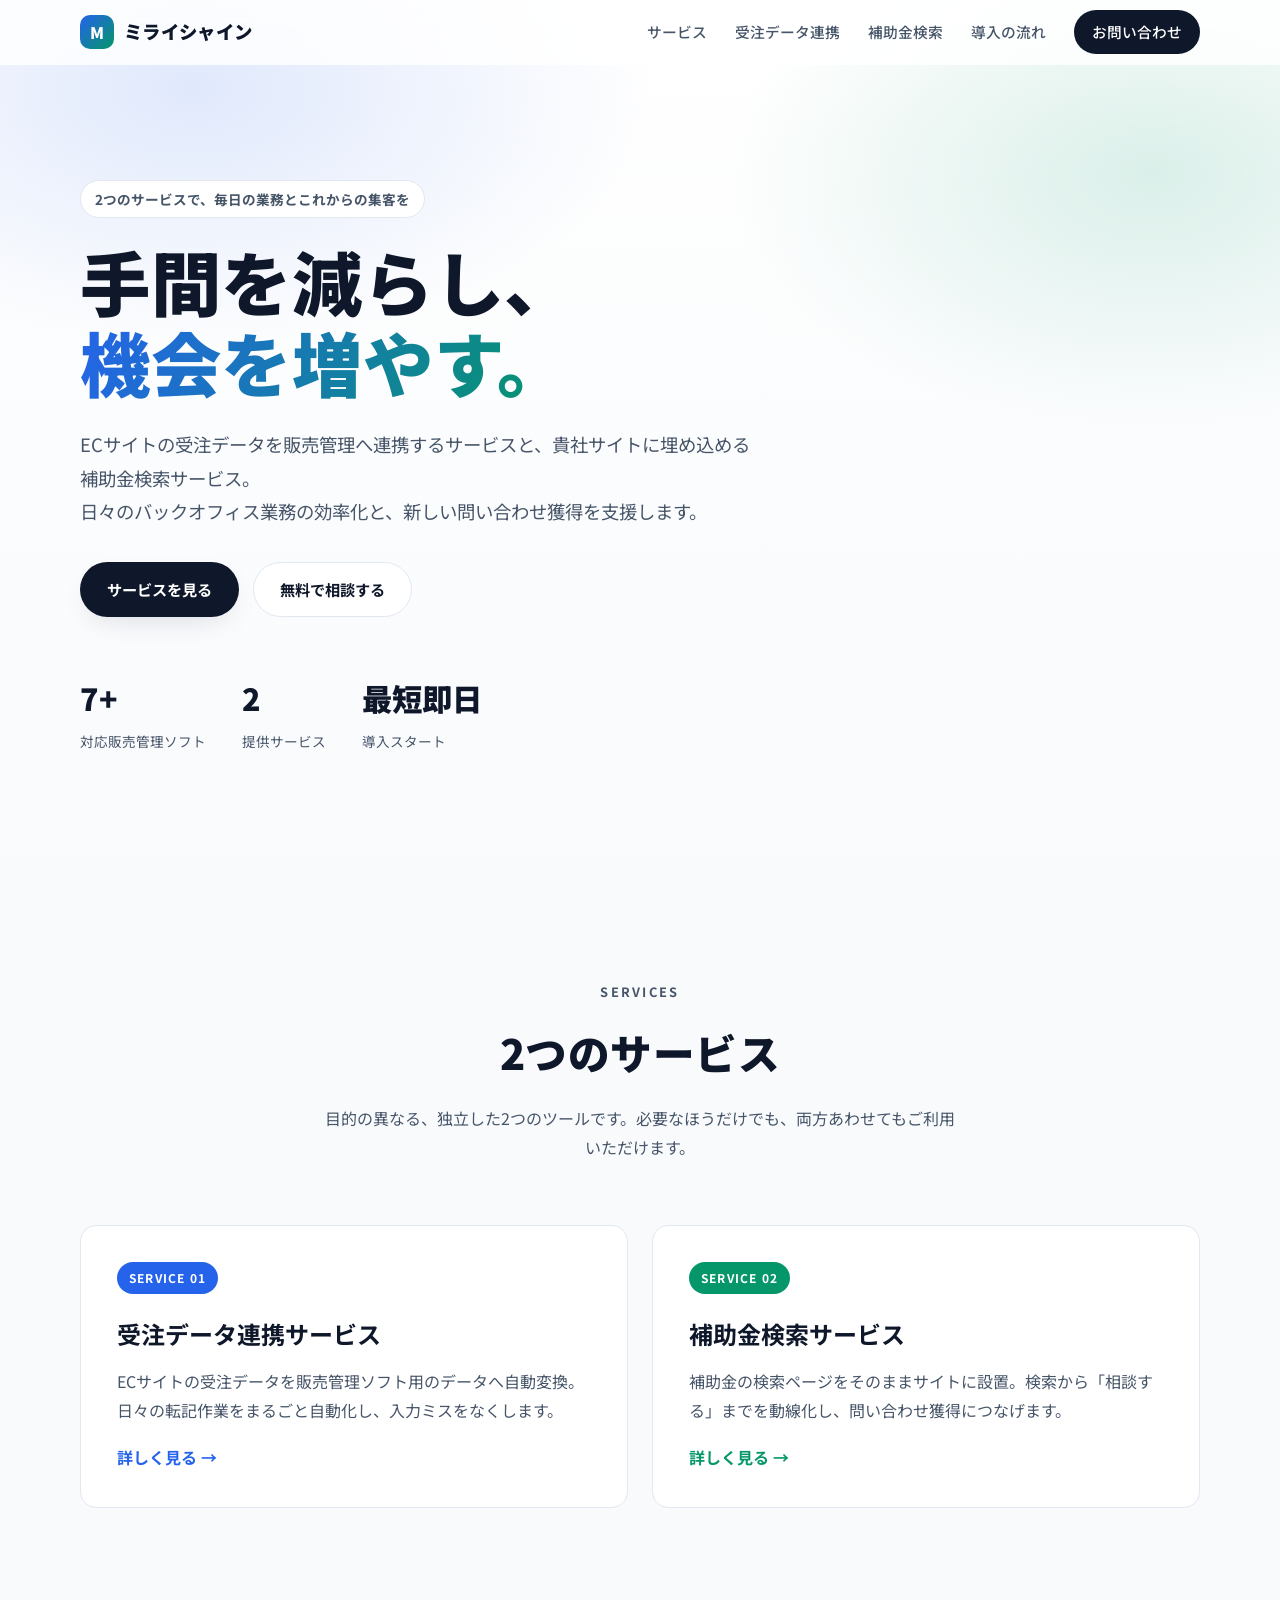
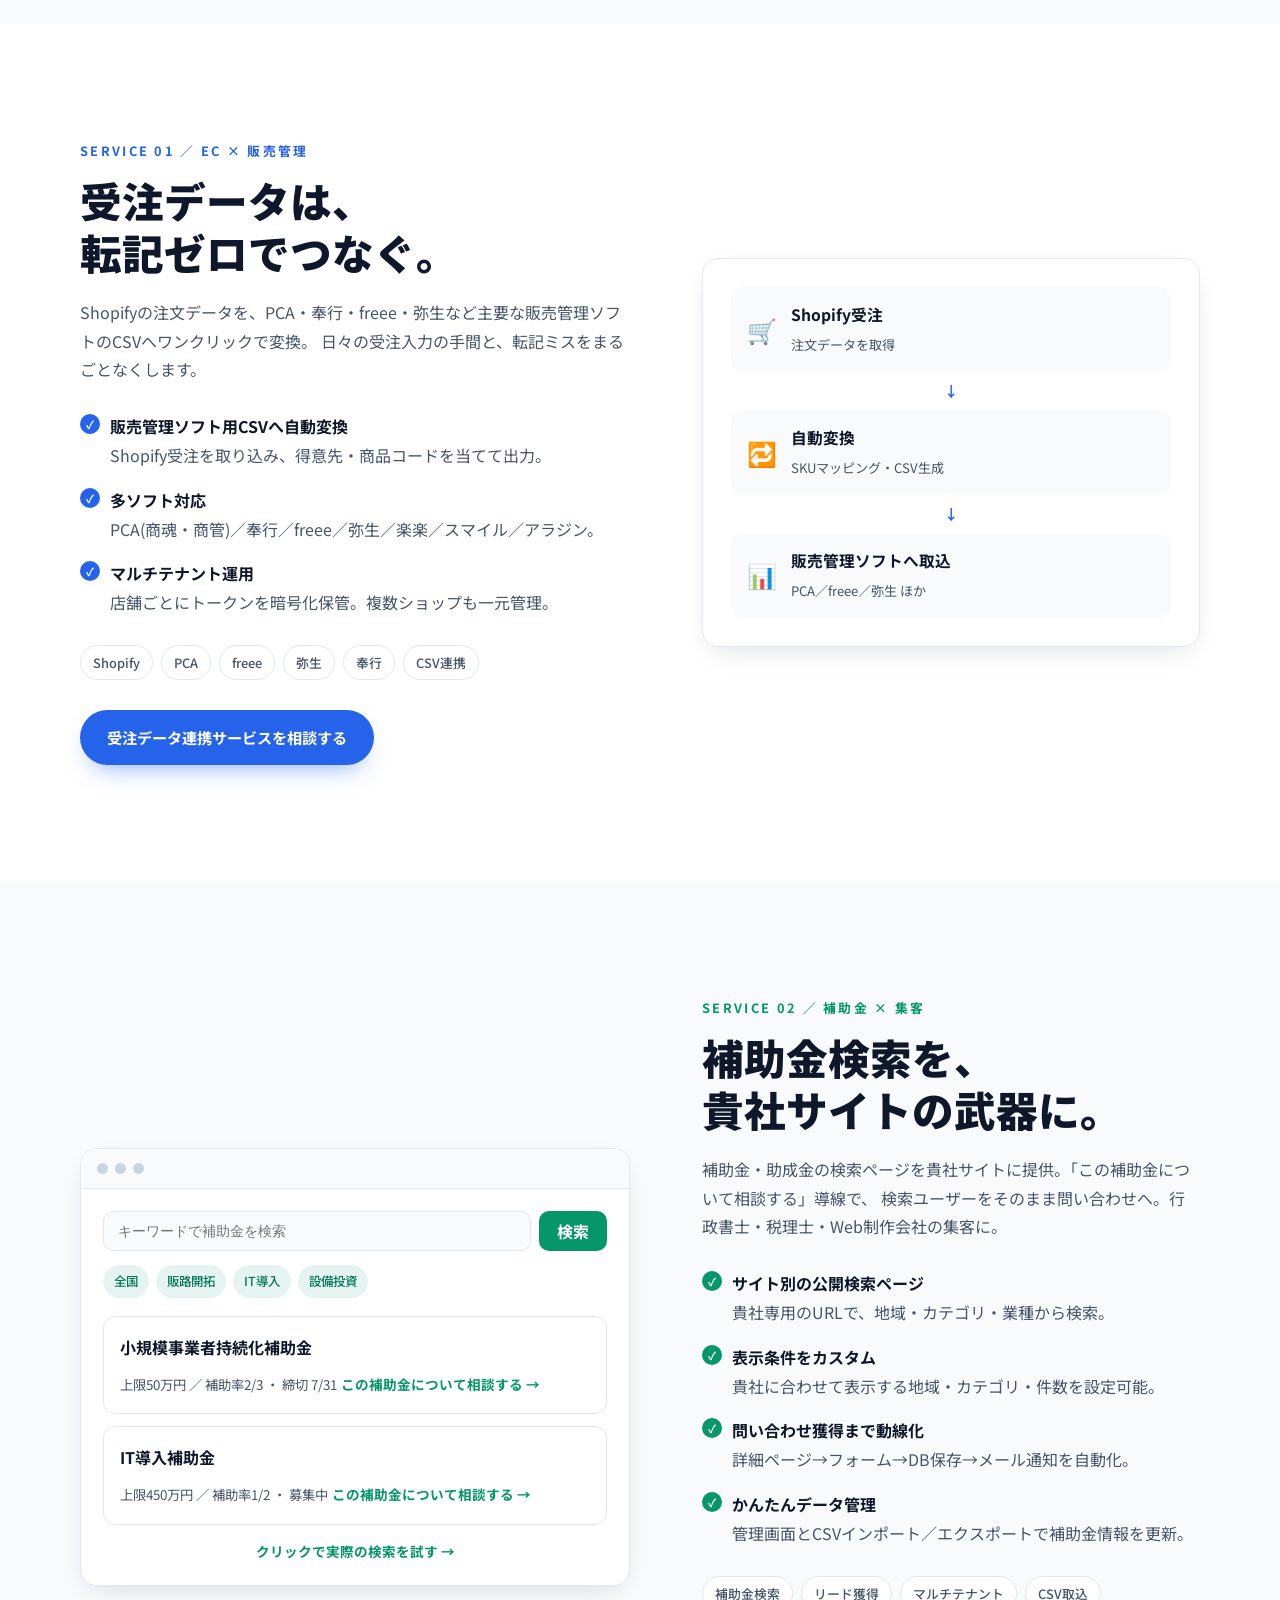
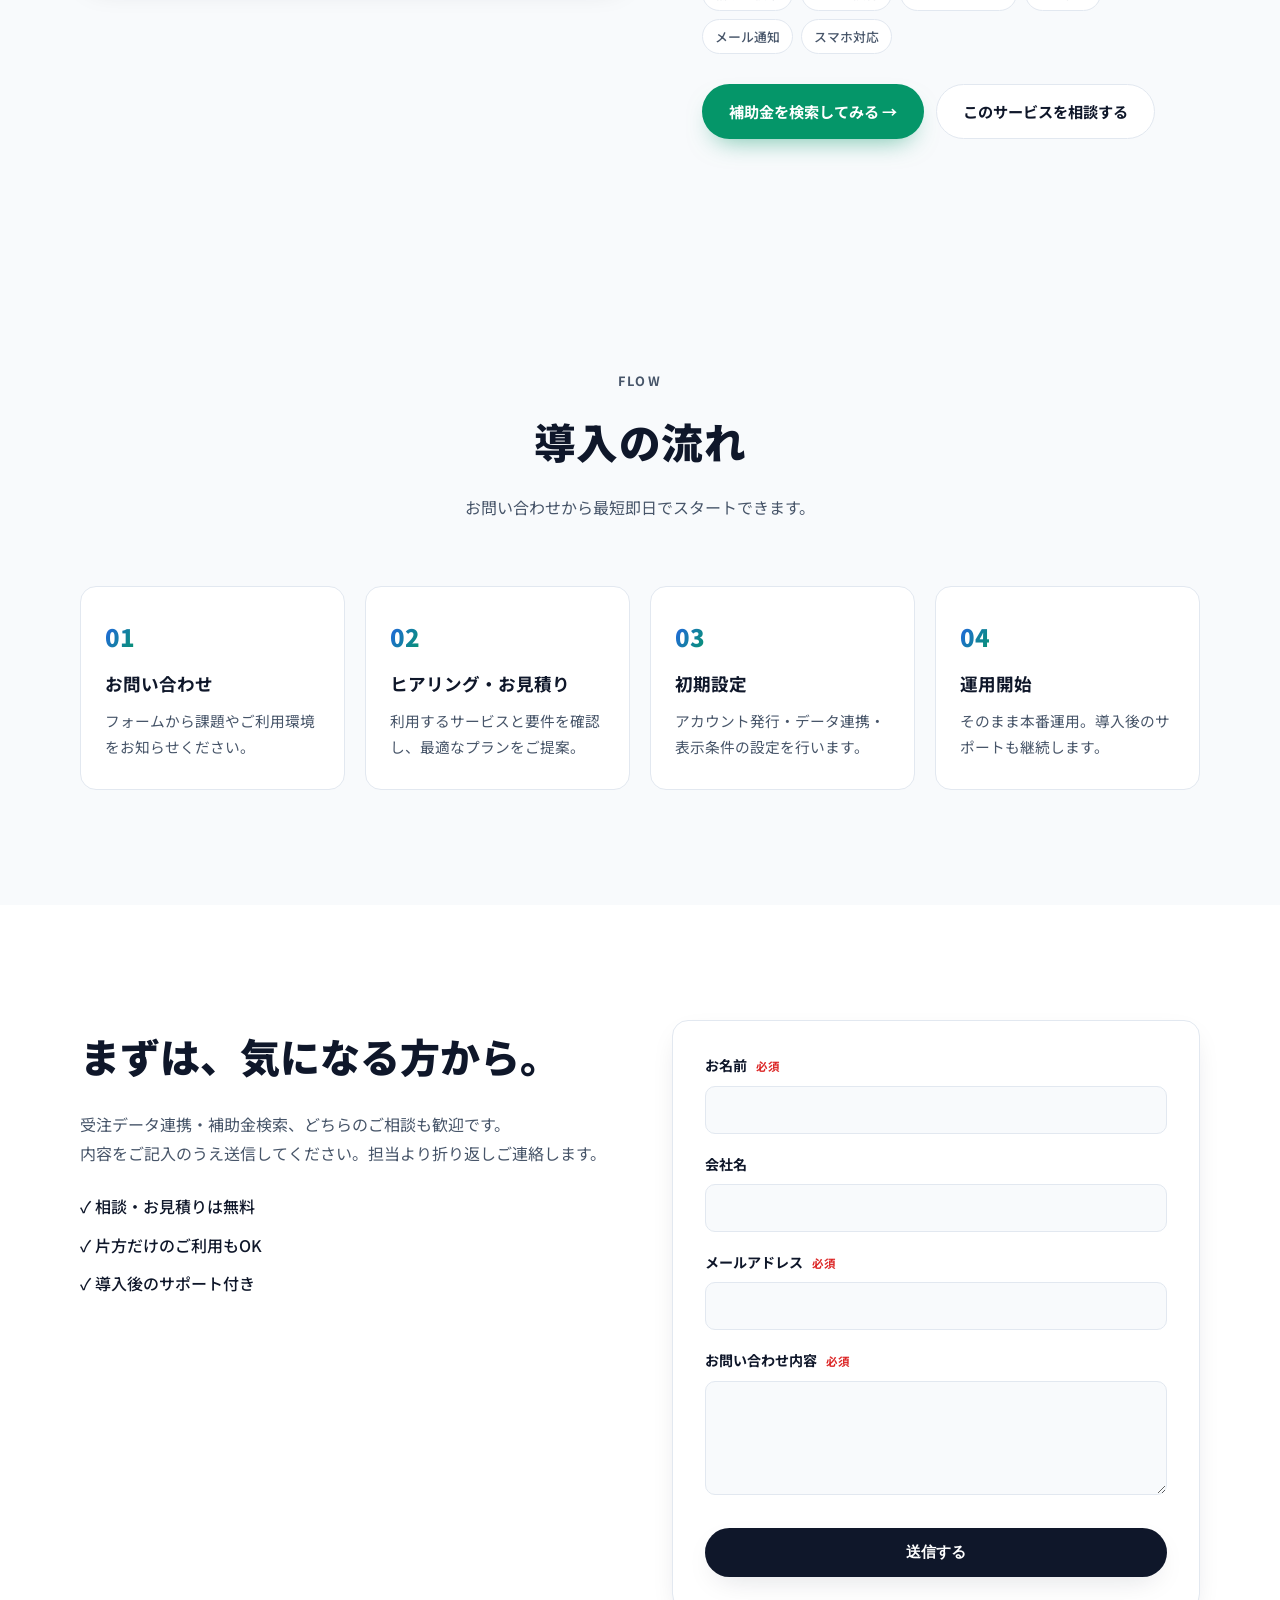
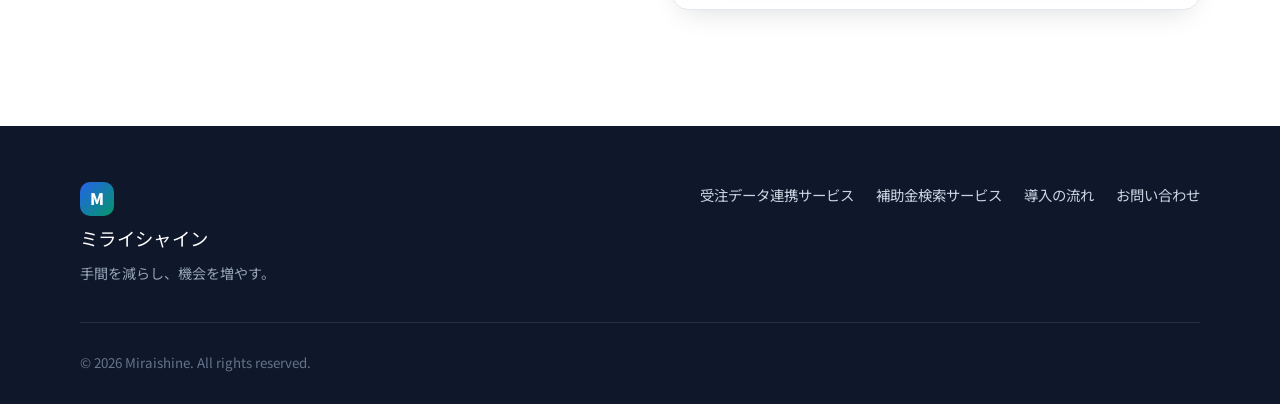
<file: index.html>
<!DOCTYPE html>
<html lang="ja">
<head>
  <meta charset="UTF-8" />
  <meta name="viewport" content="width=device-width, initial-scale=1.0" />

  <!-- 基本SEO -->
  <title>ミライシャイン｜EC受注データ連携・補助金検索サービス</title>
  <meta name="description" content="ミライシャインは、ECサイトの受注データを販売管理ソフトへ自動連携するサービスと、貴社サイトに埋め込める補助金検索サービスを提供。日々のバックオフィス業務を効率化し、新しい問い合わせ獲得を支援します。" />
  <meta name="keywords" content="EC連携,受注データ連携,販売管理,Shopify,補助金検索,補助金,問い合わせ獲得,バックオフィス効率化,ミライシャイン" />
  <meta name="author" content="ミライシャイン" />
  <meta name="robots" content="index, follow, max-image-preview:large" />
  <meta name="format-detection" content="telephone=no" />
  <meta name="theme-color" content="#2563eb" />
  <link rel="canonical" href="https://miraishain.github.io/miraishain-hp/" />

  <!-- ファビコン -->
  <link rel="icon" href="favicon.svg" type="image/svg+xml" />
  <link rel="apple-touch-icon" href="favicon.svg" />

  <!-- OGP（Facebook / LINE など） -->
  <meta property="og:type" content="website" />
  <meta property="og:site_name" content="ミライシャイン" />
  <meta property="og:title" content="ミライシャイン｜EC受注データ連携・補助金検索サービス" />
  <meta property="og:description" content="ECサイトの受注データを販売管理ソフトへ自動連携するサービスと、貴社サイトに埋め込める補助金検索サービス。手間を減らし、機会を増やす。" />
  <meta property="og:url" content="https://miraishain.github.io/miraishain-hp/" />
  <meta property="og:image" content="https://miraishain.github.io/miraishain-hp/ogp.png" />
  <meta property="og:image:width" content="1200" />
  <meta property="og:image:height" content="630" />
  <meta property="og:locale" content="ja_JP" />

  <!-- Twitter カード -->
  <meta name="twitter:card" content="summary_large_image" />
  <meta name="twitter:title" content="ミライシャイン｜EC受注データ連携・補助金検索サービス" />
  <meta name="twitter:description" content="ECサイトの受注データを販売管理ソフトへ自動連携するサービスと、貴社サイトに埋め込める補助金検索サービス。手間を減らし、機会を増やす。" />
  <meta name="twitter:image" content="https://miraishain.github.io/miraishain-hp/ogp.png" />

  <!-- 構造化データ（JSON-LD） -->
  <script type="application/ld+json">
  {
    "@context": "https://schema.org",
    "@graph": [
      {
        "@type": "Organization",
        "@id": "https://miraishain.github.io/miraishain-hp/#organization",
        "name": "ミライシャイン",
        "url": "https://miraishain.github.io/miraishain-hp/",
        "email": "miraishain.llc@gmail.com",
        "logo": "https://miraishain.github.io/miraishain-hp/ogp.png",
        "description": "ECサイトの受注データを販売管理ソフトへ連携するサービスと、貴社サイトに埋め込める補助金検索サービスを提供する企業。"
      },
      {
        "@type": "WebSite",
        "@id": "https://miraishain.github.io/miraishain-hp/#website",
        "url": "https://miraishain.github.io/miraishain-hp/",
        "name": "ミライシャイン",
        "inLanguage": "ja",
        "publisher": { "@id": "https://miraishain.github.io/miraishain-hp/#organization" }
      },
      {
        "@type": "Service",
        "name": "受注データ連携サービス",
        "serviceType": "EC受注データの販売管理ソフト連携",
        "provider": { "@id": "https://miraishain.github.io/miraishain-hp/#organization" },
        "description": "Shopifyの受注データをPCA・奉行・freee・弥生など主要な販売管理ソフト用CSVへ自動変換し、転記作業を自動化します。",
        "areaServed": "JP"
      },
      {
        "@type": "Service",
        "name": "補助金検索サービス",
        "serviceType": "サイト埋め込み型 補助金検索",
        "provider": { "@id": "https://miraishain.github.io/miraishain-hp/#organization" },
        "description": "補助金・助成金の検索ページを貴社サイトに提供し、検索から問い合わせ獲得までを動線化します。",
        "areaServed": "JP"
      }
    ]
  }
  </script>

  <link rel="preconnect" href="https://fonts.googleapis.com" />
  <link rel="preconnect" href="https://fonts.gstatic.com" crossorigin />
  <link href="https://fonts.googleapis.com/css2?family=Noto+Sans+JP:wght@400;500;700;900&display=swap" rel="stylesheet" />
  <link rel="stylesheet" href="styles.css" />
</head>
<body>
  <!-- Header -->
  <header class="site-header" id="siteHeader">
    <div class="container header-inner">
      <a href="#hero" class="logo">
        <span class="logo-mark">M</span>
        <span class="logo-text">ミライシャイン</span>
      </a>
      <nav class="nav" id="nav">
        <a href="#products">サービス</a>
        <a href="#ec">受注データ連携</a>
        <a href="#hojokin">補助金検索</a>
        <a href="#flow">導入の流れ</a>
        <a href="#contact" class="nav-cta">お問い合わせ</a>
      </nav>
      <button class="nav-toggle" id="navToggle" aria-label="メニュー">
        <span></span><span></span><span></span>
      </button>
    </div>
  </header>

  <!-- Hero -->
  <section class="hero" id="hero">
    <div class="hero-bg"></div>
    <div class="container hero-inner">
      <p class="hero-eyebrow">2つのサービスで、毎日の業務とこれからの集客を</p>
      <h1 class="hero-title">
        手間を減らし、<br />
        <span class="grad">機会を増やす。</span>
      </h1>
      <p class="hero-lead">
        ECサイトの受注データを販売管理へ連携するサービスと、貴社サイトに埋め込める補助金検索サービス。<br />
        日々のバックオフィス業務の効率化と、新しい問い合わせ獲得を支援します。
      </p>
      <div class="hero-actions">
        <a href="#products" class="btn btn-primary">サービスを見る</a>
        <a href="#contact" class="btn btn-ghost">無料で相談する</a>
      </div>
      <div class="hero-stats">
        <div class="stat"><strong>7+</strong><span>対応販売管理ソフト</span></div>
        <div class="stat"><strong>2</strong><span>提供サービス</span></div>
        <div class="stat"><strong>最短即日</strong><span>導入スタート</span></div>
      </div>
    </div>
  </section>

  <!-- Products overview -->
  <section class="section products" id="products">
    <div class="container">
      <div class="section-head">
        <p class="eyebrow">SERVICES</p>
        <h2>2つのサービス</h2>
        <p class="section-sub">目的の異なる、独立した2つのツールです。必要なほうだけでも、両方あわせてもご利用いただけます。</p>
      </div>
      <div class="product-grid">
        <a href="#ec" class="product-card">
          <span class="badge badge-ec">SERVICE 01</span>
          <h3>受注データ連携サービス</h3>
          <p>ECサイトの受注データを販売管理ソフト用のデータへ自動変換。日々の転記作業をまるごと自動化し、入力ミスをなくします。</p>
          <span class="card-link">詳しく見る →</span>
        </a>
        <a href="#hojokin" class="product-card">
          <span class="badge badge-hj">SERVICE 02</span>
          <h3>補助金検索サービス</h3>
          <p>補助金の検索ページをそのままサイトに設置。検索から「相談する」までを動線化し、問い合わせ獲得につなげます。</p>
          <span class="card-link">詳しく見る →</span>
        </a>
      </div>
    </div>
  </section>

  <!-- EC detail -->
  <section class="section detail detail-ec" id="ec">
    <div class="container detail-inner">
      <div class="detail-text">
        <p class="eyebrow eyebrow-ec">SERVICE 01 ／ EC × 販売管理</p>
        <h2>受注データは、<br />転記ゼロでつなぐ。</h2>
        <p class="detail-lead">
          Shopifyの注文データを、PCA・奉行・freee・弥生など主要な販売管理ソフトのCSVへワンクリックで変換。
          日々の受注入力の手間と、転記ミスをまるごとなくします。
        </p>
        <ul class="feature-list">
          <li><strong>販売管理ソフト用CSVへ自動変換</strong>Shopify受注を取り込み、得意先・商品コードを当てて出力。</li>
          <li><strong>多ソフト対応</strong>PCA(商魂・商管)／奉行／freee／弥生／楽楽／スマイル／アラジン。</li>
          <li><strong>マルチテナント運用</strong>店舗ごとにトークンを暗号化保管。複数ショップも一元管理。</li>
        </ul>
        <div class="tag-row">
          <span class="tag">Shopify</span>
          <span class="tag">PCA</span>
          <span class="tag">freee</span>
          <span class="tag">弥生</span>
          <span class="tag">奉行</span>
          <span class="tag">CSV連携</span>
        </div>
        <a href="#contact" class="btn btn-ec">受注データ連携サービスを相談する</a>
      </div>
      <div class="detail-visual">
        <div class="flow-card">
          <div class="flow-step"><span class="flow-ico">🛒</span><div><b>Shopify受注</b><small>注文データを取得</small></div></div>
          <div class="flow-arrow">↓</div>
          <div class="flow-step"><span class="flow-ico">🔁</span><div><b>自動変換</b><small>SKUマッピング・CSV生成</small></div></div>
          <div class="flow-arrow">↓</div>
          <div class="flow-step"><span class="flow-ico">📊</span><div><b>販売管理ソフトへ取込</b><small>PCA／freee／弥生 ほか</small></div></div>
        </div>
      </div>
    </div>
  </section>

  <!-- Hojokin detail -->
  <section class="section detail detail-hj" id="hojokin">
    <div class="container detail-inner reverse">
      <div class="detail-text">
        <p class="eyebrow eyebrow-hj">SERVICE 02 ／ 補助金 × 集客</p>
        <h2>補助金検索を、<br />貴社サイトの武器に。</h2>
        <p class="detail-lead">
          補助金・助成金の検索ページを貴社サイトに提供。「この補助金について相談する」導線で、
          検索ユーザーをそのまま問い合わせへ。行政書士・税理士・Web制作会社の集客に。
        </p>
        <ul class="feature-list">
          <li><strong>サイト別の公開検索ページ</strong>貴社専用のURLで、地域・カテゴリ・業種から検索。</li>
          <li><strong>表示条件をカスタム</strong>貴社に合わせて表示する地域・カテゴリ・件数を設定可能。</li>
          <li><strong>問い合わせ獲得まで動線化</strong>詳細ページ→フォーム→DB保存→メール通知を自動化。</li>
          <li><strong>かんたんデータ管理</strong>管理画面とCSVインポート／エクスポートで補助金情報を更新。</li>
        </ul>
        <div class="tag-row">
          <span class="tag">補助金検索</span>
          <span class="tag">リード獲得</span>
          <span class="tag">マルチテナント</span>
          <span class="tag">CSV取込</span>
          <span class="tag">メール通知</span>
          <span class="tag">スマホ対応</span>
        </div>
        <div style="display:flex;flex-wrap:wrap;gap:12px;">
          <a href="https://miraishain.github.io/hojokin-search-demo/" target="_blank" rel="noopener" class="btn btn-hj">補助金を検索してみる →</a>
          <a href="#contact" class="btn btn-ghost">このサービスを相談する</a>
        </div>
      </div>
      <div class="detail-visual">
        <a class="mock" href="https://miraishain.github.io/hojokin-search-demo/" target="_blank" rel="noopener" style="display:block;text-decoration:none;color:inherit;cursor:pointer;" aria-label="補助金検索デモを開く">
          <div class="mock-bar"><span></span><span></span><span></span></div>
          <div class="mock-body">
            <div class="mock-search">
              <input type="text" placeholder="キーワードで補助金を検索" readonly tabindex="-1" />
              <span style="display:grid;place-items:center;padding:0 18px;border-radius:10px;background:var(--hj);color:#fff;font-weight:700;">検索</span>
            </div>
            <div class="mock-chips">
              <span>全国</span><span>販路開拓</span><span>IT導入</span><span>設備投資</span>
            </div>
            <div class="mock-item">
              <b>小規模事業者持続化補助金</b>
              <small>上限50万円 ／ 補助率2/3 ・ 締切 7/31</small>
              <span class="mock-cta">この補助金について相談する →</span>
            </div>
            <div class="mock-item">
              <b>IT導入補助金</b>
              <small>上限450万円 ／ 補助率1/2 ・ 募集中</small>
              <span class="mock-cta">この補助金について相談する →</span>
            </div>
            <p style="text-align:center;margin-top:14px;color:var(--hj);font-weight:700;font-size:.85rem;">クリックで実際の検索を試す →</p>
          </div>
        </a>
      </div>
    </div>
  </section>

  <!-- Flow -->
  <section class="section flow" id="flow">
    <div class="container">
      <div class="section-head">
        <p class="eyebrow">FLOW</p>
        <h2>導入の流れ</h2>
        <p class="section-sub">お問い合わせから最短即日でスタートできます。</p>
      </div>
      <ol class="flow-steps">
        <li><span class="num">01</span><h4>お問い合わせ</h4><p>フォームから課題やご利用環境をお知らせください。</p></li>
        <li><span class="num">02</span><h4>ヒアリング・お見積り</h4><p>利用するサービスと要件を確認し、最適なプランをご提案。</p></li>
        <li><span class="num">03</span><h4>初期設定</h4><p>アカウント発行・データ連携・表示条件の設定を行います。</p></li>
        <li><span class="num">04</span><h4>運用開始</h4><p>そのまま本番運用。導入後のサポートも継続します。</p></li>
      </ol>
    </div>
  </section>

  <!-- CTA / Contact -->
  <section class="section contact" id="contact">
    <div class="container contact-inner">
      <div class="contact-text">
        <h2>まずは、気になる方から。</h2>
        <p>受注データ連携・補助金検索、どちらのご相談も歓迎です。<br />内容をご記入のうえ送信してください。担当より折り返しご連絡します。</p>
        <ul class="contact-points">
          <li>✓ 相談・お見積りは無料</li>
          <li>✓ 片方だけのご利用もOK</li>
          <li>✓ 導入後のサポート付き</li>
        </ul>
      </div>
      <form class="contact-form" id="contactForm" novalidate>
        <div class="field">
          <label for="name">お名前 <span>必須</span></label>
          <input type="text" id="name" name="name" required />
        </div>
        <div class="field">
          <label for="company">会社名</label>
          <input type="text" id="company" name="company" />
        </div>
        <div class="field">
          <label for="email">メールアドレス <span>必須</span></label>
          <input type="email" id="email" name="email" required />
        </div>
        <div class="field">
          <label for="message">お問い合わせ内容 <span>必須</span></label>
          <textarea id="message" name="message" rows="4" required></textarea>
        </div>
        <button type="submit" class="btn btn-primary btn-block">送信する</button>
        <p class="form-note" id="formNote" hidden>送信ありがとうございます。担当より折り返しご連絡します。</p>
      </form>
    </div>
  </section>

  <!-- Footer -->
  <footer class="site-footer">
    <div class="container footer-inner">
      <div class="footer-brand">
        <span class="logo-mark">M</span>
        <span class="logo-text">ミライシャイン</span>
        <p>手間を減らし、機会を増やす。</p>
      </div>
      <nav class="footer-nav">
        <a href="#ec">受注データ連携サービス</a>
        <a href="#hojokin">補助金検索サービス</a>
        <a href="#flow">導入の流れ</a>
        <a href="#contact">お問い合わせ</a>
      </nav>
    </div>
    <div class="container footer-bottom">
      <small>© <span id="year"></span> Miraishine. All rights reserved.</small>
    </div>
  </footer>

  <script src="script.js"></script>
</body>
</html>
</file>
<file: styles.css>
:root {
  --ec: #2563eb;
  --ec-dark: #1d4ed8;
  --hj: #059669;
  --hj-dark: #047857;
  --ink: #0f172a;
  --ink-soft: #475569;
  --line: #e2e8f0;
  --bg: #ffffff;
  --bg-soft: #f8fafc;
  --radius: 16px;
  --shadow: 0 10px 30px -12px rgba(15, 23, 42, 0.18);
  --shadow-lg: 0 24px 60px -20px rgba(15, 23, 42, 0.28);
}

* { box-sizing: border-box; margin: 0; padding: 0; }

html { scroll-behavior: smooth; scroll-padding-top: 76px; }

body {
  font-family: "Noto Sans JP", system-ui, sans-serif;
  color: var(--ink);
  background: var(--bg);
  line-height: 1.8;
  -webkit-font-smoothing: antialiased;
}

a { color: inherit; text-decoration: none; }
img { max-width: 100%; display: block; }

.container { width: min(1120px, 92%); margin-inline: auto; }

.section { padding: clamp(64px, 9vw, 120px) 0; }

.eyebrow {
  font-size: 0.8rem;
  font-weight: 700;
  letter-spacing: 0.18em;
  color: var(--ink-soft);
  margin-bottom: 12px;
}

.section-head { text-align: center; max-width: 640px; margin: 0 auto clamp(40px, 6vw, 64px); }
.section-head h2 { font-size: clamp(1.8rem, 4vw, 2.6rem); font-weight: 900; letter-spacing: 0.01em; }
.section-sub { margin-top: 14px; color: var(--ink-soft); }

/* ---------- Header ---------- */
.site-header {
  position: fixed;
  inset: 0 0 auto 0;
  z-index: 50;
  background: rgba(255, 255, 255, 0.82);
  backdrop-filter: blur(12px);
  border-bottom: 1px solid transparent;
  transition: border-color 0.3s, box-shadow 0.3s;
}
.site-header.scrolled { border-color: var(--line); box-shadow: 0 4px 20px -16px rgba(15,23,42,0.4); }
.header-inner { display: flex; align-items: center; justify-content: space-between; height: 64px; }

.logo { display: flex; align-items: center; gap: 10px; font-weight: 900; }
.logo-mark {
  width: 34px; height: 34px; border-radius: 10px;
  display: grid; place-items: center;
  color: #fff; font-weight: 900;
  background: linear-gradient(135deg, var(--ec), var(--hj));
}
.logo-text { font-size: 1.15rem; letter-spacing: 0.02em; }

.nav { display: flex; align-items: center; gap: 28px; }
.nav a { font-size: 0.92rem; font-weight: 500; color: var(--ink-soft); transition: color 0.2s; }
.nav a:hover { color: var(--ink); }
.nav-cta {
  background: var(--ink); color: #fff !important;
  padding: 9px 18px; border-radius: 999px; font-weight: 700;
}
.nav-cta:hover { opacity: 0.9; }

.nav-toggle { display: none; flex-direction: column; gap: 5px; background: none; border: 0; cursor: pointer; padding: 6px; }
.nav-toggle span { width: 24px; height: 2px; background: var(--ink); border-radius: 2px; transition: 0.3s; }

/* ---------- Hero ---------- */
.hero { position: relative; padding: clamp(120px, 18vw, 180px) 0 clamp(70px, 10vw, 110px); overflow: hidden; }
.hero-bg {
  position: absolute; inset: 0; z-index: -1;
  background:
    radial-gradient(60% 50% at 15% 10%, rgba(37,99,235,0.14), transparent 60%),
    radial-gradient(55% 50% at 90% 20%, rgba(5,150,105,0.14), transparent 60%),
    linear-gradient(180deg, #fff, var(--bg-soft));
}
.hero-eyebrow {
  display: inline-block; font-weight: 700; font-size: 0.85rem;
  color: var(--ink-soft); padding: 6px 14px; border: 1px solid var(--line);
  border-radius: 999px; background: #fff; margin-bottom: 22px;
}
.hero-title { font-size: clamp(2.4rem, 7vw, 4.4rem); font-weight: 900; line-height: 1.15; letter-spacing: 0.01em; }
.grad { background: linear-gradient(120deg, var(--ec), var(--hj)); -webkit-background-clip: text; background-clip: text; color: transparent; }
.hero-lead { margin: 26px 0 34px; font-size: clamp(1rem, 1.6vw, 1.15rem); color: var(--ink-soft); max-width: 680px; }

.hero-actions { display: flex; flex-wrap: wrap; gap: 14px; }
.hero-stats { display: flex; flex-wrap: wrap; gap: 36px; margin-top: 54px; }
.stat strong { display: block; font-size: 1.9rem; font-weight: 900; }
.stat span { font-size: 0.85rem; color: var(--ink-soft); }

/* ---------- Buttons ---------- */
.btn {
  display: inline-flex; align-items: center; justify-content: center;
  padding: 13px 26px; border-radius: 999px; font-weight: 700; font-size: 0.95rem;
  border: 1px solid transparent; cursor: pointer; transition: transform 0.2s, box-shadow 0.2s, opacity 0.2s;
}
.btn:hover { transform: translateY(-2px); }
.btn-primary { background: var(--ink); color: #fff; box-shadow: var(--shadow); }
.btn-ghost { background: #fff; border-color: var(--line); color: var(--ink); }
.btn-ec { background: var(--ec); color: #fff; box-shadow: 0 12px 26px -12px rgba(37,99,235,0.6); }
.btn-hj { background: var(--hj); color: #fff; box-shadow: 0 12px 26px -12px rgba(5,150,105,0.6); }
.btn-block { width: 100%; margin-top: 8px; }

/* ---------- Products ---------- */
.products { background: var(--bg-soft); }
.product-grid { display: grid; grid-template-columns: repeat(2, 1fr); gap: 24px; }
.product-card {
  background: #fff; border: 1px solid var(--line); border-radius: var(--radius);
  padding: 36px; transition: transform 0.25s, box-shadow 0.25s, border-color 0.25s;
}
.product-card:hover { transform: translateY(-6px); box-shadow: var(--shadow-lg); }
.product-card h3 { font-size: 1.5rem; margin: 18px 0 12px; }
.product-card p { color: var(--ink-soft); }
.product-card .card-link { display: inline-block; margin-top: 18px; font-weight: 700; }
.badge { display: inline-block; font-size: 0.75rem; font-weight: 700; letter-spacing: 0.1em; padding: 5px 12px; border-radius: 999px; color: #fff; }
.badge-ec { background: var(--ec); }
.badge-hj { background: var(--hj); }
.product-card:first-child .card-link { color: var(--ec); }
.product-card:last-child .card-link { color: var(--hj); }

/* ---------- Detail ---------- */
.detail-inner { display: grid; grid-template-columns: 1.05fr 0.95fr; gap: clamp(36px, 6vw, 72px); align-items: center; }
.detail-inner.reverse .detail-text { order: 2; }
.detail-text h2 { font-size: clamp(1.7rem, 3.8vw, 2.6rem); font-weight: 900; line-height: 1.25; }
.detail-lead { margin: 20px 0 28px; color: var(--ink-soft); }
.eyebrow-ec { color: var(--ec); }
.eyebrow-hj { color: var(--hj); }
.detail-hj { background: var(--bg-soft); }

.feature-list { list-style: none; display: grid; gap: 16px; margin-bottom: 28px; }
.feature-list li { position: relative; padding-left: 30px; color: var(--ink-soft); }
.feature-list li strong { display: block; color: var(--ink); }
.feature-list li::before {
  content: "✓"; position: absolute; left: 0; top: 2px;
  width: 20px; height: 20px; border-radius: 50%; font-size: 0.7rem; font-weight: 700;
  display: grid; place-items: center; color: #fff;
}
.detail-ec .feature-list li::before { background: var(--ec); }
.detail-hj .feature-list li::before { background: var(--hj); }

.tag-row { display: flex; flex-wrap: wrap; gap: 8px; margin-bottom: 30px; }
.tag { font-size: 0.8rem; font-weight: 500; padding: 5px 12px; border-radius: 999px; background: #fff; border: 1px solid var(--line); color: var(--ink-soft); }

/* EC flow visual */
.flow-card {
  background: #fff; border: 1px solid var(--line); border-radius: var(--radius);
  padding: 28px; box-shadow: var(--shadow); display: grid; gap: 6px;
}
.flow-step { display: flex; align-items: center; gap: 14px; padding: 14px 16px; border-radius: 12px; background: var(--bg-soft); }
.flow-ico { font-size: 1.5rem; }
.flow-step b { display: block; font-size: 0.98rem; }
.flow-step small { color: var(--ink-soft); font-size: 0.82rem; }
.flow-arrow { text-align: center; color: var(--ec); font-weight: 700; font-size: 0.9rem; }
.flow-arrow.up { color: var(--hj); }

/* Hojokin mock visual */
.mock { background: #fff; border: 1px solid var(--line); border-radius: var(--radius); box-shadow: var(--shadow); overflow: hidden; }
.mock-bar { display: flex; gap: 7px; padding: 14px 16px; background: var(--bg-soft); border-bottom: 1px solid var(--line); }
.mock-bar span { width: 11px; height: 11px; border-radius: 50%; background: #cbd5e1; }
.mock-body { padding: 22px; }
.mock-search { display: flex; gap: 8px; margin-bottom: 14px; }
.mock-search input { flex: 1; padding: 11px 14px; border: 1px solid var(--line); border-radius: 10px; font-size: 0.9rem; background: var(--bg-soft); }
.mock-search button { padding: 0 18px; border: 0; border-radius: 10px; background: var(--hj); color: #fff; font-weight: 700; cursor: pointer; }
.mock-chips { display: flex; flex-wrap: wrap; gap: 7px; margin-bottom: 18px; }
.mock-chips span { font-size: 0.78rem; padding: 5px 11px; border-radius: 999px; background: rgba(5,150,105,0.1); color: var(--hj-dark); font-weight: 500; }
.mock-item { padding: 16px; border: 1px solid var(--line); border-radius: 12px; margin-bottom: 12px; }
.mock-item b { display: block; }
.mock-item small { color: var(--ink-soft); }
.mock-cta { display: inline-block; margin-top: 10px; color: var(--hj); font-weight: 700; font-size: 0.85rem; }

/* ---------- Compare ---------- */
.compare-grid { display: grid; grid-template-columns: 1fr auto 1fr; gap: 20px; align-items: stretch; }
.compare-col { border-radius: var(--radius); padding: 34px; border: 1px solid var(--line); background: #fff; }
.compare-ec { border-top: 4px solid var(--ec); }
.compare-hj { border-top: 4px solid var(--hj); }
.compare-col h3 { font-size: 1.35rem; margin-bottom: 18px; }
.compare-for { font-size: 0.8rem; font-weight: 700; letter-spacing: 0.1em; color: var(--ink-soft); margin-bottom: 10px; }
.compare-col ul { list-style: none; display: grid; gap: 10px; margin-bottom: 22px; }
.compare-col li { padding-left: 24px; position: relative; color: var(--ink-soft); }
.compare-col li::before { content: "›"; position: absolute; left: 6px; font-weight: 900; }
.compare-ec li::before { color: var(--ec); }
.compare-hj li::before { color: var(--hj); }
.compare-val { font-weight: 700; padding-top: 16px; border-top: 1px dashed var(--line); }
.compare-vs { display: grid; place-items: center; font-weight: 900; color: var(--ink-soft); }

/* ---------- Flow ---------- */
.flow { background: var(--bg-soft); }
.flow-steps { list-style: none; display: grid; grid-template-columns: repeat(4, 1fr); gap: 20px; counter-reset: step; }
.flow-steps li { background: #fff; border: 1px solid var(--line); border-radius: var(--radius); padding: 28px 24px; }
.flow-steps .num { font-size: 1.5rem; font-weight: 900; background: linear-gradient(120deg, var(--ec), var(--hj)); -webkit-background-clip: text; background-clip: text; color: transparent; }
.flow-steps h4 { margin: 10px 0 8px; font-size: 1.1rem; }
.flow-steps p { color: var(--ink-soft); font-size: 0.92rem; }

/* ---------- Contact ---------- */
.contact-inner { display: grid; grid-template-columns: 1fr 1fr; gap: clamp(36px, 6vw, 64px); align-items: start; }
.contact-text h2 { font-size: clamp(1.7rem, 4vw, 2.5rem); font-weight: 900; }
.contact-text p { margin: 18px 0 24px; color: var(--ink-soft); }
.contact-points { list-style: none; display: grid; gap: 10px; }
.contact-points li { font-weight: 500; }
.contact-form { background: #fff; border: 1px solid var(--line); border-radius: var(--radius); padding: 32px; box-shadow: var(--shadow); }
.field { margin-bottom: 18px; }
.field label { display: block; font-size: 0.88rem; font-weight: 700; margin-bottom: 7px; }
.field label span { color: #dc2626; font-size: 0.72rem; margin-left: 6px; }
.field input, .field select, .field textarea {
  width: 100%; padding: 12px 14px; border: 1px solid var(--line); border-radius: 10px;
  font-family: inherit; font-size: 0.95rem; background: var(--bg-soft); transition: border-color 0.2s, box-shadow 0.2s;
}
.field input:focus, .field select:focus, .field textarea:focus {
  outline: 0; border-color: var(--ec); box-shadow: 0 0 0 3px rgba(37,99,235,0.12); background: #fff;
}
.field textarea { resize: vertical; }
.form-note { margin-top: 14px; padding: 12px 14px; background: rgba(5,150,105,0.1); color: var(--hj-dark); border-radius: 10px; font-size: 0.9rem; font-weight: 500; }

/* ---------- Footer ---------- */
.site-footer { background: var(--ink); color: #cbd5e1; padding: 56px 0 28px; }
.footer-inner { display: flex; flex-wrap: wrap; justify-content: space-between; gap: 30px; padding-bottom: 36px; border-bottom: 1px solid rgba(255,255,255,0.1); }
.footer-brand { display: flex; flex-direction: column; gap: 6px; max-width: 280px; }
.footer-brand .logo-text { color: #fff; }
.footer-brand p { font-size: 0.88rem; color: #94a3b8; }
.footer-nav { display: flex; flex-wrap: wrap; gap: 22px; align-content: start; }
.footer-nav a { font-size: 0.9rem; color: #cbd5e1; transition: color 0.2s; }
.footer-nav a:hover { color: #fff; }
.footer-bottom { padding-top: 24px; }
.footer-bottom small { color: #64748b; }

/* ---------- Reveal animation ---------- */
.reveal { opacity: 0; transform: translateY(26px); transition: opacity 0.7s ease, transform 0.7s ease; }
.reveal.visible { opacity: 1; transform: none; }

/* ---------- Responsive ---------- */
@media (max-width: 860px) {
  .nav {
    position: fixed; inset: 64px 0 auto 0; flex-direction: column; gap: 0;
    background: #fff; border-bottom: 1px solid var(--line);
    padding: 8px 0; transform: translateY(-120%); transition: transform 0.3s; box-shadow: var(--shadow);
  }
  .nav.open { transform: none; }
  .nav a { width: 100%; padding: 14px 7%; font-size: 1rem; }
  .nav-cta { margin: 8px 7% 12px; text-align: center; }
  .nav-toggle { display: flex; }
  .product-grid { grid-template-columns: 1fr; }
  .detail-inner, .detail-inner.reverse .detail-text { grid-template-columns: 1fr; order: 0; }
  .detail-inner { grid-template-columns: 1fr; }
  .compare-grid { grid-template-columns: 1fr; }
  .compare-vs { padding: 8px; }
  .flow-steps { grid-template-columns: 1fr 1fr; }
  .contact-inner { grid-template-columns: 1fr; }
}
@media (max-width: 480px) {
  .hero-stats { gap: 24px; }
  .flow-steps { grid-template-columns: 1fr; }
}
</file>
